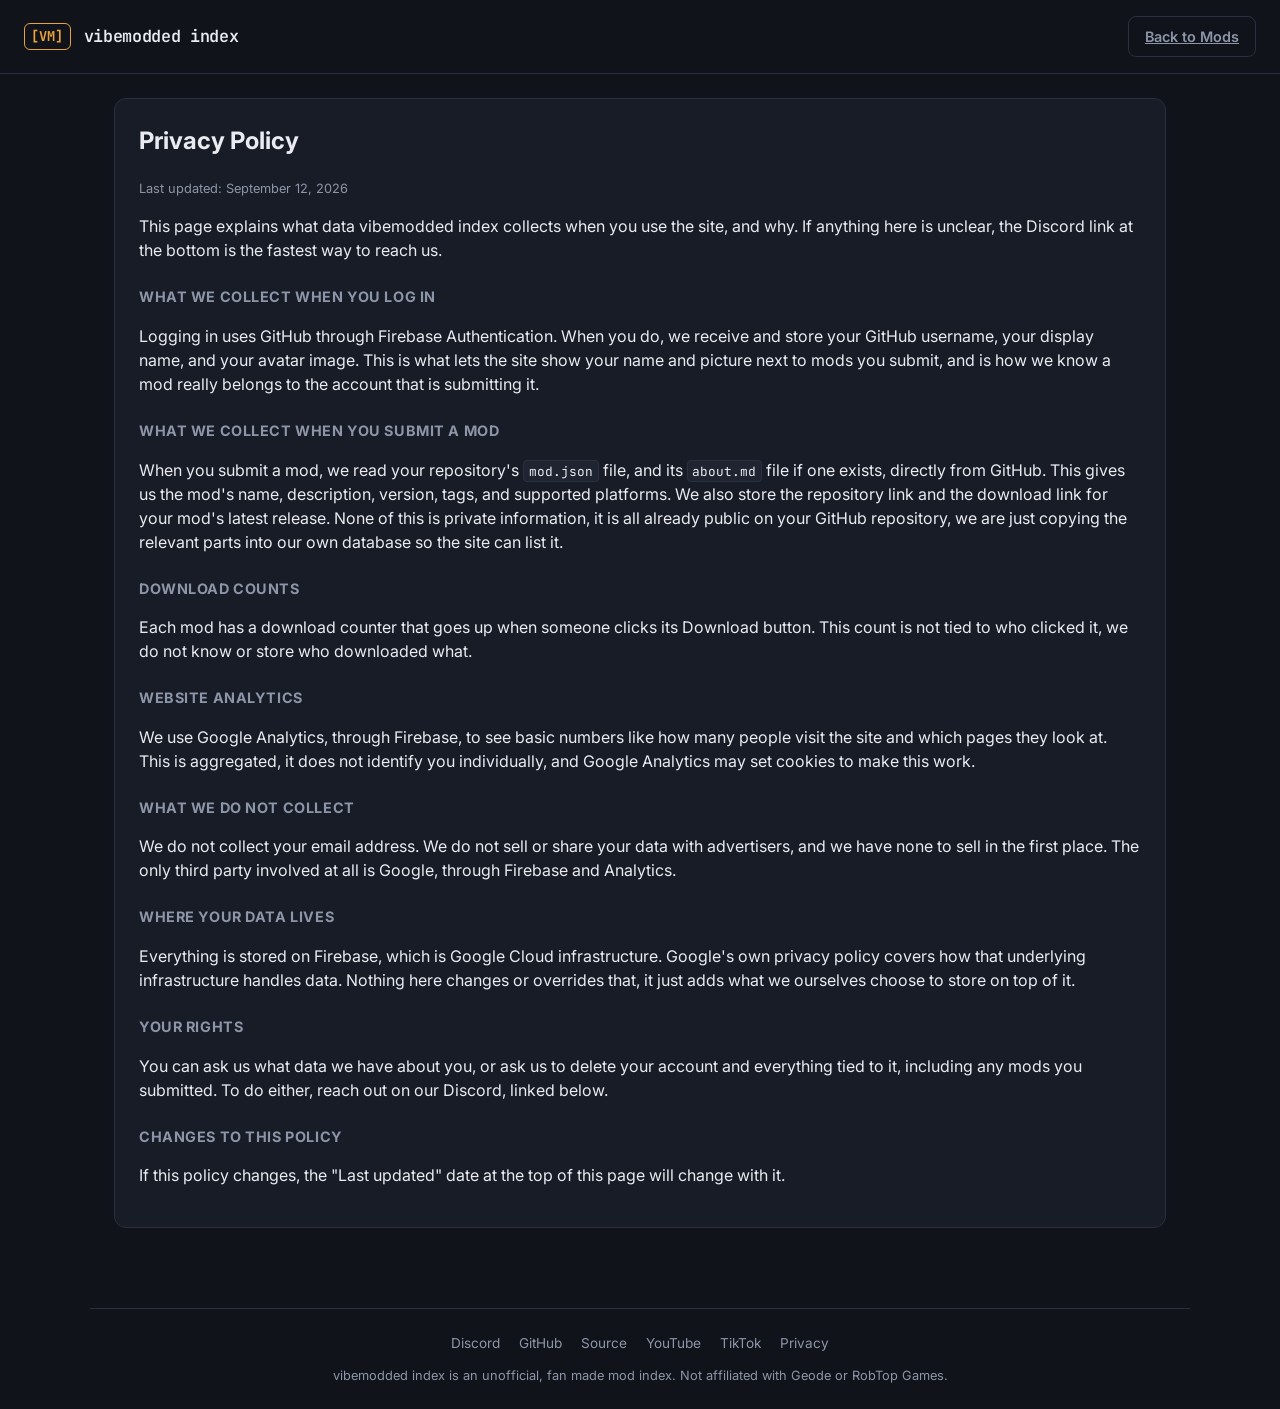
<file: privacy.html>
<!DOCTYPE html>
<html lang="en">
<head>
<meta charset="UTF-8">
<meta name="viewport" content="width=device-width, initial-scale=1.0">
<title>Privacy Policy - Vibemodded Index</title>
<link rel="icon" type="image/png" href="icon.png">
<link rel="stylesheet" href="style.css">
</head>
<body>
  <header class="topbar">
    <div class="brand">
      <span class="brand-mark">[VM]</span>
      <h1>vibemodded index</h1>
    </div>
    <div id="auth-area">
      <a href="index.html" class="btn btn-ghost">Back to Mods</a>
    </div>
  </header>

  <main>
    <div class="panel">
      <h2>Privacy Policy</h2>
      <p class="muted small">Last updated: September 12, 2026</p>

      <p>This page explains what data vibemodded index collects when you use the site, and why. If anything here is unclear, the Discord link at the bottom is the fastest way to reach us.</p>

      <h3>What we collect when you log in</h3>
      <p>Logging in uses GitHub through Firebase Authentication. When you do, we receive and store your GitHub username, your display name, and your avatar image. This is what lets the site show your name and picture next to mods you submit, and is how we know a mod really belongs to the account that is submitting it.</p>

      <h3>What we collect when you submit a mod</h3>
      <p>When you submit a mod, we read your repository's <code>mod.json</code> file, and its <code>about.md</code> file if one exists, directly from GitHub. This gives us the mod's name, description, version, tags, and supported platforms. We also store the repository link and the download link for your mod's latest release. None of this is private information, it is all already public on your GitHub repository, we are just copying the relevant parts into our own database so the site can list it.</p>

      <h3>Download counts</h3>
      <p>Each mod has a download counter that goes up when someone clicks its Download button. This count is not tied to who clicked it, we do not know or store who downloaded what.</p>

      <h3>Website analytics</h3>
      <p>We use Google Analytics, through Firebase, to see basic numbers like how many people visit the site and which pages they look at. This is aggregated, it does not identify you individually, and Google Analytics may set cookies to make this work.</p>

      <h3>What we do not collect</h3>
      <p>We do not collect your email address. We do not sell or share your data with advertisers, and we have none to sell in the first place. The only third party involved at all is Google, through Firebase and Analytics.</p>

      <h3>Where your data lives</h3>
      <p>Everything is stored on Firebase, which is Google Cloud infrastructure. Google's own privacy policy covers how that underlying infrastructure handles data. Nothing here changes or overrides that, it just adds what we ourselves choose to store on top of it.</p>

      <h3>Your rights</h3>
      <p>You can ask us what data we have about you, or ask us to delete your account and everything tied to it, including any mods you submitted. To do either, reach out on our Discord, linked below.</p>

      <h3>Changes to this policy</h3>
      <p>If this policy changes, the "Last updated" date at the top of this page will change with it.</p>
    </div>
  </main>

  <footer class="site-footer">
    <div class="footer-links">
      <a href="https://discord.gg/MDspHGzA8X" target="_blank" rel="noopener">Discord</a>
      <a href="https://github.com/yallcode" target="_blank" rel="noopener">GitHub</a>
      <a href="https://github.com/yallcode/Vibe-Index" target="_blank" rel="noopener">Source</a>
      <a href="https://www.youtube.com/@YallaYCode" target="_blank" rel="noopener">YouTube</a>
      <a href="https://www.tiktok.com/@yall.code" target="_blank" rel="noopener">TikTok</a>
      <a href="privacy.html">Privacy</a>
    </div>
    <p class="footer-note muted small">vibemodded index is an unofficial, fan made mod index. Not affiliated with Geode or RobTop Games.</p>
  </footer>
</body>
</html>
</file>
<file: style.css>
@import url('https://fonts.googleapis.com/css2?family=JetBrains+Mono:wght@400;600;700&family=Inter:wght@400;500&display=swap');

:root {
  --bg: #10131a;
  --surface: #181c26;
  --surface-2: #1f2430;
  --border: #2b3040;
  --text: #e9ebf1;
  --muted: #8d95a8;
  --accent: #e8a33d;
  --accent-ink: #2a1a06;
  --danger: #e5646a;
  --ok: #5fd08a;
  --mono: 'JetBrains Mono', ui-monospace, Menlo, monospace;
  --sans: 'Inter', -apple-system, BlinkMacSystemFont, 'Segoe UI', sans-serif;
}

* { box-sizing: border-box; }

html { -webkit-text-size-adjust: 100%; }

body {
  margin: 0;
  background: var(--bg);
  color: var(--text);
  font-family: var(--sans);
  line-height: 1.5;
  overflow-x: hidden;
}

.topbar {
  display: flex;
  justify-content: space-between;
  align-items: center;
  padding: 1rem 1.5rem;
  border-bottom: 1px solid var(--border);
  position: sticky;
  top: 0;
  background: var(--bg);
  z-index: 10;
  flex-wrap: wrap;
  gap: 0.75rem;
}

.brand {
  display: flex;
  align-items: center;
  gap: 0.8rem;
  flex-wrap: wrap;
  min-width: 0;
}

.brand-mark {
  font-family: var(--mono);
  font-weight: 700;
  color: var(--accent);
  border: 1px solid var(--accent);
  border-radius: 6px;
  padding: 0.15rem 0.4rem;
  font-size: 0.85rem;
  flex-shrink: 0;
}

.brand h1 {
  font-family: var(--mono);
  font-size: 1.05rem;
  font-weight: 600;
  margin: 0;
  letter-spacing: -0.02em;
  white-space: nowrap;
}

#auth-area { display: flex; align-items: center; gap: 0.6rem; flex-shrink: 0; }

main {
  max-width: 1100px;
  margin: 0 auto;
  padding: 1.5rem;
}

.banner {
  padding: 0.75rem 1rem;
  border-radius: 8px;
  font-size: 0.9rem;
  margin-bottom: 1.5rem;
}
.banner-error {
  background: rgba(229, 100, 106, 0.12);
  border: 1px solid var(--danger);
  color: var(--danger);
}

.panel {
  background: var(--surface);
  border: 1px solid var(--border);
  border-radius: 12px;
  padding: 1.5rem;
  margin-bottom: 1.5rem;
}
.panel h2 { margin-top: 0; }
.panel h3 {
  font-size: 0.9rem;
  margin: 1.5rem 0 0.6rem;
  color: var(--muted);
  text-transform: uppercase;
  letter-spacing: 0.04em;
}

#mod-form, #display-name-form {
  display: flex;
  flex-direction: column;
  gap: 1rem;
}
#mod-form label, #display-name-form label, .settings-label {
  display: flex;
  flex-direction: column;
  gap: 0.35rem;
  font-size: 0.85rem;
  color: var(--muted);
  max-width: 260px;
}

input, textarea, select {
  background: var(--bg);
  border: 1px solid var(--border);
  border-radius: 8px;
  padding: 0.6rem 0.8rem;
  color: var(--text);
  font-family: var(--sans);
  font-size: 0.95rem;
  resize: vertical;
  width: 100%;
  max-width: 100%;
}
input:focus, textarea:focus, select:focus, button:focus-visible {
  outline: 2px solid var(--accent);
  outline-offset: 1px;
}

code {
  background: var(--surface-2);
  border: 1px solid var(--border);
  border-radius: 4px;
  padding: 0.1rem 0.3rem;
  font-family: var(--mono);
  font-size: 0.8rem;
  word-break: break-all;
}

.btn {
  border: none;
  border-radius: 8px;
  padding: 0.55rem 1rem;
  font-weight: 600;
  font-size: 0.9rem;
  cursor: pointer;
  font-family: var(--sans);
}
.btn.small { padding: 0.35rem 0.7rem; font-size: 0.8rem; }
.btn-primary { background: var(--accent); color: var(--accent-ink); align-self: flex-start; }
.btn-ghost { background: transparent; color: var(--muted); border: 1px solid var(--border); }
.btn-approve { background: var(--ok); color: #0a2417; }
.btn-reject { background: var(--danger); color: #2a0a0c; }

.status-line { font-size: 0.85rem; color: var(--muted); min-height: 1.2em; }

.user-box, .profile-pill {
  display: flex;
  align-items: center;
  gap: 0.6rem;
}

.nav-link {
  background: transparent;
  border: none;
  color: var(--muted);
  font-family: var(--mono);
  font-size: 0.85rem;
  cursor: pointer;
  padding: 0.3rem 0.5rem;
  border-radius: 6px;
  white-space: nowrap;
}
.nav-link.active { color: var(--text); background: var(--surface-2); }

.profile-pill {
  background: var(--surface-2);
  border: 1px solid var(--border);
  border-radius: 999px;
  padding: 0.25rem 0.8rem 0.25rem 0.35rem;
  cursor: pointer;
  color: var(--text);
  font-family: var(--mono);
  font-size: 0.85rem;
}
.profile-pill img { width: 24px; height: 24px; border-radius: 50%; }

.toolbar {
  display: flex;
  justify-content: space-between;
  align-items: center;
  gap: 0.75rem;
  margin-bottom: 1rem;
  flex-wrap: wrap;
}
.search-input { flex: 1 1 180px; min-width: 0; }
.filters-toggle { display: none; flex-shrink: 0; }
.sort-label {
  display: flex;
  align-items: center;
  gap: 0.5rem;
  font-size: 0.85rem;
  color: var(--muted);
  white-space: nowrap;
  flex-shrink: 0;
}
.sort-label select { padding: 0.45rem 0.6rem; font-size: 0.85rem; width: auto; }

.active-filter {
  display: flex;
  align-items: center;
  gap: 0.75rem;
  background: var(--surface-2);
  border: 1px solid var(--border);
  border-radius: 8px;
  padding: 0.5rem 0.9rem;
  margin-bottom: 1rem;
  font-size: 0.85rem;
  flex-wrap: wrap;
}

.mods-layout {
  display: grid;
  grid-template-columns: 220px 1fr;
  gap: 1.5rem;
  align-items: start;
}

.filters-panel {
  background: var(--surface);
  border: 1px solid var(--border);
  border-radius: 12px;
  padding: 1.2rem;
  position: sticky;
  top: 90px;
}
.filter-group { margin-bottom: 1.3rem; }
.filter-group h4 {
  font-size: 0.75rem;
  text-transform: uppercase;
  letter-spacing: 0.05em;
  color: var(--muted);
  margin: 0 0 0.6rem;
}
.filter-list {
  display: flex;
  flex-direction: column;
  gap: 0.4rem;
  max-height: 220px;
  overflow-y: auto;
}
.checkbox-row {
  display: flex;
  align-items: center;
  gap: 0.5rem;
  font-size: 0.85rem;
  cursor: pointer;
}
.checkbox-row input { width: auto; padding: 0; }

.section-heading {
  display: flex;
  align-items: baseline;
  gap: 0.6rem;
  margin-bottom: 1rem;
}
.mod-count { font-family: var(--mono); color: var(--muted); font-size: 0.85rem; }

.mods-grid {
  display: grid;
  grid-template-columns: repeat(auto-fill, minmax(230px, 1fr));
  gap: 1rem;
}

.mod-card {
  background: var(--surface);
  border: 1px solid var(--border);
  border-radius: 12px;
  padding: 1.1rem;
  display: flex;
  flex-direction: column;
  gap: 0.6rem;
  min-width: 0;
}
.mod-card-top { display: flex; justify-content: space-between; align-items: center; }
.mod-index { font-family: var(--mono); font-size: 0.75rem; color: var(--muted); }
.mod-version {
  font-family: var(--mono);
  font-size: 0.72rem;
  font-weight: 700;
  background: var(--surface-2);
  border: 1px solid var(--accent);
  color: var(--accent);
  border-radius: 5px;
  padding: 0.15rem 0.45rem;
}
.mod-name { font-family: var(--mono); font-size: 1.05rem; font-weight: 600; margin: 0; display: flex; gap: 0.4rem; align-items: center; word-break: break-word; }
.mod-desc { font-size: 0.9rem; color: var(--muted); margin: 0; }
.mod-author { display: flex; align-items: center; gap: 0.5rem; font-size: 0.8rem; color: var(--muted); }
.mod-author img { width: 20px; height: 20px; border-radius: 50%; }
.mod-badges { display: flex; flex-wrap: wrap; gap: 0.3rem; }
.mod-badge {
  font-size: 0.68rem;
  background: var(--surface-2);
  border: 1px solid var(--border);
  color: var(--muted);
  border-radius: 5px;
  padding: 0.1rem 0.4rem;
  font-family: inherit;
}
button.mod-badge { cursor: pointer; }
button.mod-badge:hover { border-color: var(--accent); color: var(--accent); }

.mod-author-link {
  background: none;
  border: none;
  padding: 0;
  font: inherit;
  color: var(--muted);
  cursor: pointer;
}
.mod-author-link:hover { color: var(--accent); text-decoration: underline; }

.mod-downloads { font-size: 0.75rem; color: var(--muted); }
.featured-star { color: var(--accent); }

.mod-links { display: flex; gap: 0.6rem; margin-top: 0.2rem; flex-wrap: wrap; }
.mod-links a {
  font-size: 0.82rem;
  color: var(--bg);
  background: var(--text);
  text-decoration: none;
  padding: 0.35rem 0.65rem;
  border-radius: 6px;
  font-weight: 600;
}
.mod-links a.secondary { color: var(--text); background: transparent; border: 1px solid var(--border); }

.back-btn { margin-bottom: 1rem; }

.mono-text { font-family: var(--mono); word-break: break-word; }

.profile-header {
  display: flex;
  align-items: center;
  gap: 1rem;
  margin-bottom: 1.5rem;
  flex-wrap: wrap;
}
.profile-header-avatar { width: 64px; height: 64px; border-radius: 50%; }
.profile-header-info { flex: 1; min-width: 160px; }
.profile-header-info h2 { margin: 0 0 0.2rem; font-family: var(--mono); }

.mod-row-list {
  display: flex;
  flex-direction: column;
  gap: 0.6rem;
}
.mod-row {
  display: flex;
  align-items: center;
  gap: 0.8rem;
  background: var(--surface);
  border: 1px solid var(--border);
  border-radius: 10px;
  padding: 0.8rem 1rem;
  cursor: pointer;
  text-align: left;
  color: var(--text);
  font-family: var(--sans);
  width: 100%;
}
.mod-row:hover { border-color: var(--accent); }
.mod-row-icon {
  width: 40px;
  height: 40px;
  flex-shrink: 0;
  border-radius: 8px;
  background: var(--surface-2);
  border: 1px solid var(--border);
  color: var(--accent);
  font-family: var(--mono);
  font-weight: 700;
  display: flex;
  align-items: center;
  justify-content: center;
}
.mod-row-main { flex: 1; min-width: 0; display: flex; flex-direction: column; gap: 0.2rem; }
.mod-row-name { font-family: var(--mono); font-weight: 600; }
.mod-row-desc { font-size: 0.8rem; color: var(--muted); overflow: hidden; text-overflow: ellipsis; white-space: nowrap; }
.mod-row-downloads { font-size: 0.75rem; color: var(--muted); flex-shrink: 0; }

.mod-name-link {
  background: none;
  border: none;
  padding: 0;
  font: inherit;
  font-family: var(--mono);
  font-size: 1.05rem;
  font-weight: 600;
  color: var(--text);
  cursor: pointer;
  text-align: left;
}
.mod-name-link:hover { color: var(--accent); }

.mod-detail-header {
  display: flex;
  align-items: center;
  gap: 1rem;
  margin-bottom: 1.5rem;
  flex-wrap: wrap;
}
.mod-detail-icon {
  width: 64px;
  height: 64px;
  flex-shrink: 0;
  border-radius: 12px;
  background: var(--surface-2);
  border: 1px solid var(--border);
  color: var(--accent);
  font-family: var(--mono);
  font-weight: 700;
  font-size: 1.5rem;
  display: flex;
  align-items: center;
  justify-content: center;
}
.mod-detail-header h2 { margin: 0 0 0.3rem; font-family: var(--mono); }
.mod-detail-body {
  display: grid;
  grid-template-columns: 1fr 260px;
  gap: 1.5rem;
  align-items: start;
}
@media (max-width: 700px) {
  .mod-detail-body { grid-template-columns: 1fr; }
}
.mod-detail-description { line-height: 1.6; }
.mod-detail-description h2,
.mod-detail-description h3,
.mod-detail-description h4,
.mod-detail-description h5 { font-family: var(--mono); margin: 1.1rem 0 0.5rem; }
.mod-detail-description p { margin: 0 0 0.9rem; color: var(--text); }
.mod-detail-description ul { margin: 0 0 0.9rem; padding-left: 1.3rem; }
.mod-detail-description li { margin-bottom: 0.3rem; }
.mod-detail-description pre {
  background: var(--surface-2);
  border: 1px solid var(--border);
  border-radius: 8px;
  padding: 0.8rem;
  overflow-x: auto;
  margin: 0 0 0.9rem;
}
.mod-detail-description a { color: var(--accent); }

.mod-detail-side {
  display: flex;
  flex-direction: column;
  gap: 0.7rem;
}
.stat-row {
  display: flex;
  flex-direction: column;
  gap: 0.15rem;
  font-size: 0.85rem;
  padding-bottom: 0.6rem;
  margin-bottom: 0.1rem;
  border-bottom: 1px solid var(--border);
}
.stat-row:last-of-type { border-bottom: none; }
.stat-row > .muted {
  font-size: 0.7rem;
  text-transform: uppercase;
  letter-spacing: 0.04em;
}
.stat-row > span:last-child { word-break: break-word; }

.developers-grid {
  display: grid;
  grid-template-columns: repeat(auto-fill, minmax(180px, 1fr));
  gap: 1rem;
}
.developer-card {
  background: var(--surface);
  border: 1px solid var(--border);
  border-radius: 12px;
  padding: 1rem;
  text-align: left;
  cursor: pointer;
  color: var(--text);
  font-family: var(--sans);
  width: 100%;
}
.developer-card:hover { border-color: var(--accent); }
.developer-name { font-family: var(--mono); font-weight: 600; word-break: break-word; }
.developer-count { font-size: 0.8rem; color: var(--muted); }

.profile-grid {
  display: grid;
  grid-template-columns: 260px 1fr;
  gap: 1.5rem;
  align-items: start;
}
.profile-card { text-align: center; }
.profile-avatar { width: 72px; height: 72px; border-radius: 50%; margin-bottom: 1rem; }
.profile-card form { text-align: left; margin-bottom: 0.5rem; }
.logout-btn { width: 100%; margin-top: 0.5rem; }

.my-mod-row {
  display: flex;
  justify-content: space-between;
  align-items: center;
  gap: 0.5rem;
  padding: 0.55rem 0.7rem;
  background: var(--surface-2);
  border: 1px solid var(--border);
  border-radius: 8px;
  margin-bottom: 0.5rem;
  font-size: 0.85rem;
  flex-wrap: wrap;
}

.admin-row {
  display: flex;
  justify-content: space-between;
  align-items: center;
  gap: 0.75rem;
  padding: 0.7rem 0.9rem;
  background: var(--surface-2);
  border: 1px solid var(--border);
  border-radius: 8px;
  margin-bottom: 0.6rem;
  flex-wrap: wrap;
}
.admin-row-info { font-size: 0.85rem; word-break: break-word; }
.admin-row-info .muted { display: block; font-size: 0.75rem; }
.admin-row-actions { display: flex; gap: 0.5rem; flex-wrap: wrap; }

.muted { color: var(--muted); }
.muted.small { font-size: 0.8rem; }
.hidden { display: none !important; }

.site-footer {
  max-width: 1100px;
  margin: 2rem auto 0;
  padding: 1.5rem;
  border-top: 1px solid var(--border);
  text-align: center;
}
.footer-links {
  display: flex;
  justify-content: center;
  flex-wrap: wrap;
  gap: 1.2rem;
  margin-bottom: 0.75rem;
}
.footer-links a {
  color: var(--muted);
  text-decoration: none;
  font-size: 0.85rem;
}
.footer-links a:hover { color: var(--accent); text-decoration: underline; }
.footer-note { margin: 0; }

@media (max-width: 800px) {
  .mods-layout {
    display: flex;
    flex-direction: column;
  }
  .mods-main { order: 1; }
  .filters-panel {
    order: 2;
    display: none;
    position: static;
    margin-top: 1rem;
    top: auto;
  }
  .filters-panel.open { display: block; }
  .filters-toggle { display: inline-flex; }

  .profile-grid { grid-template-columns: 1fr; }
}

@media (max-width: 600px) {
  .topbar {
    flex-direction: column;
    align-items: flex-start;
  }
  #auth-area { width: 100%; justify-content: space-between; }
  .brand h1 { font-size: 0.95rem; }
  main { padding: 1rem; }
  .mods-grid { grid-template-columns: 1fr 1fr; gap: 0.7rem; }
}

@media (max-width: 420px) {
  .mods-grid { grid-template-columns: 1fr; }
  .sort-label { width: 100%; justify-content: space-between; }
  .sort-label select { flex: 1; }
}
</file>
